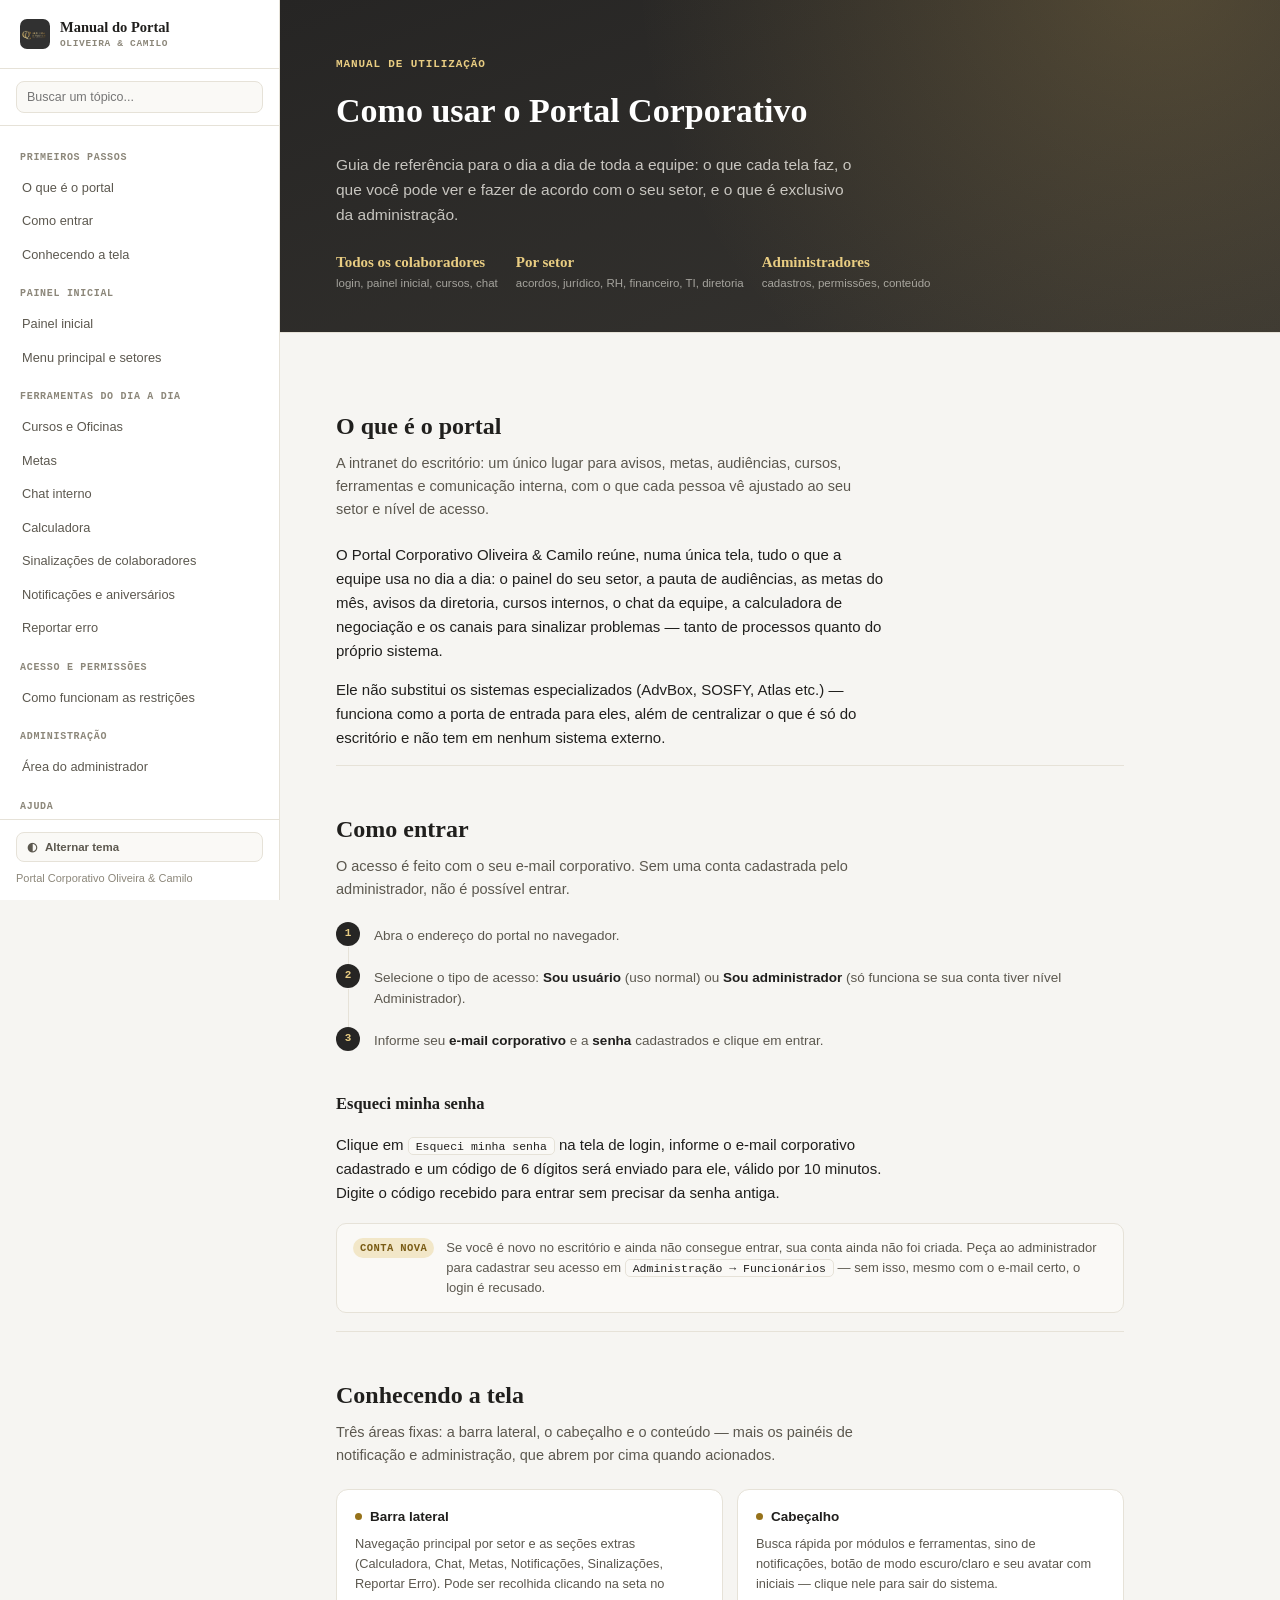
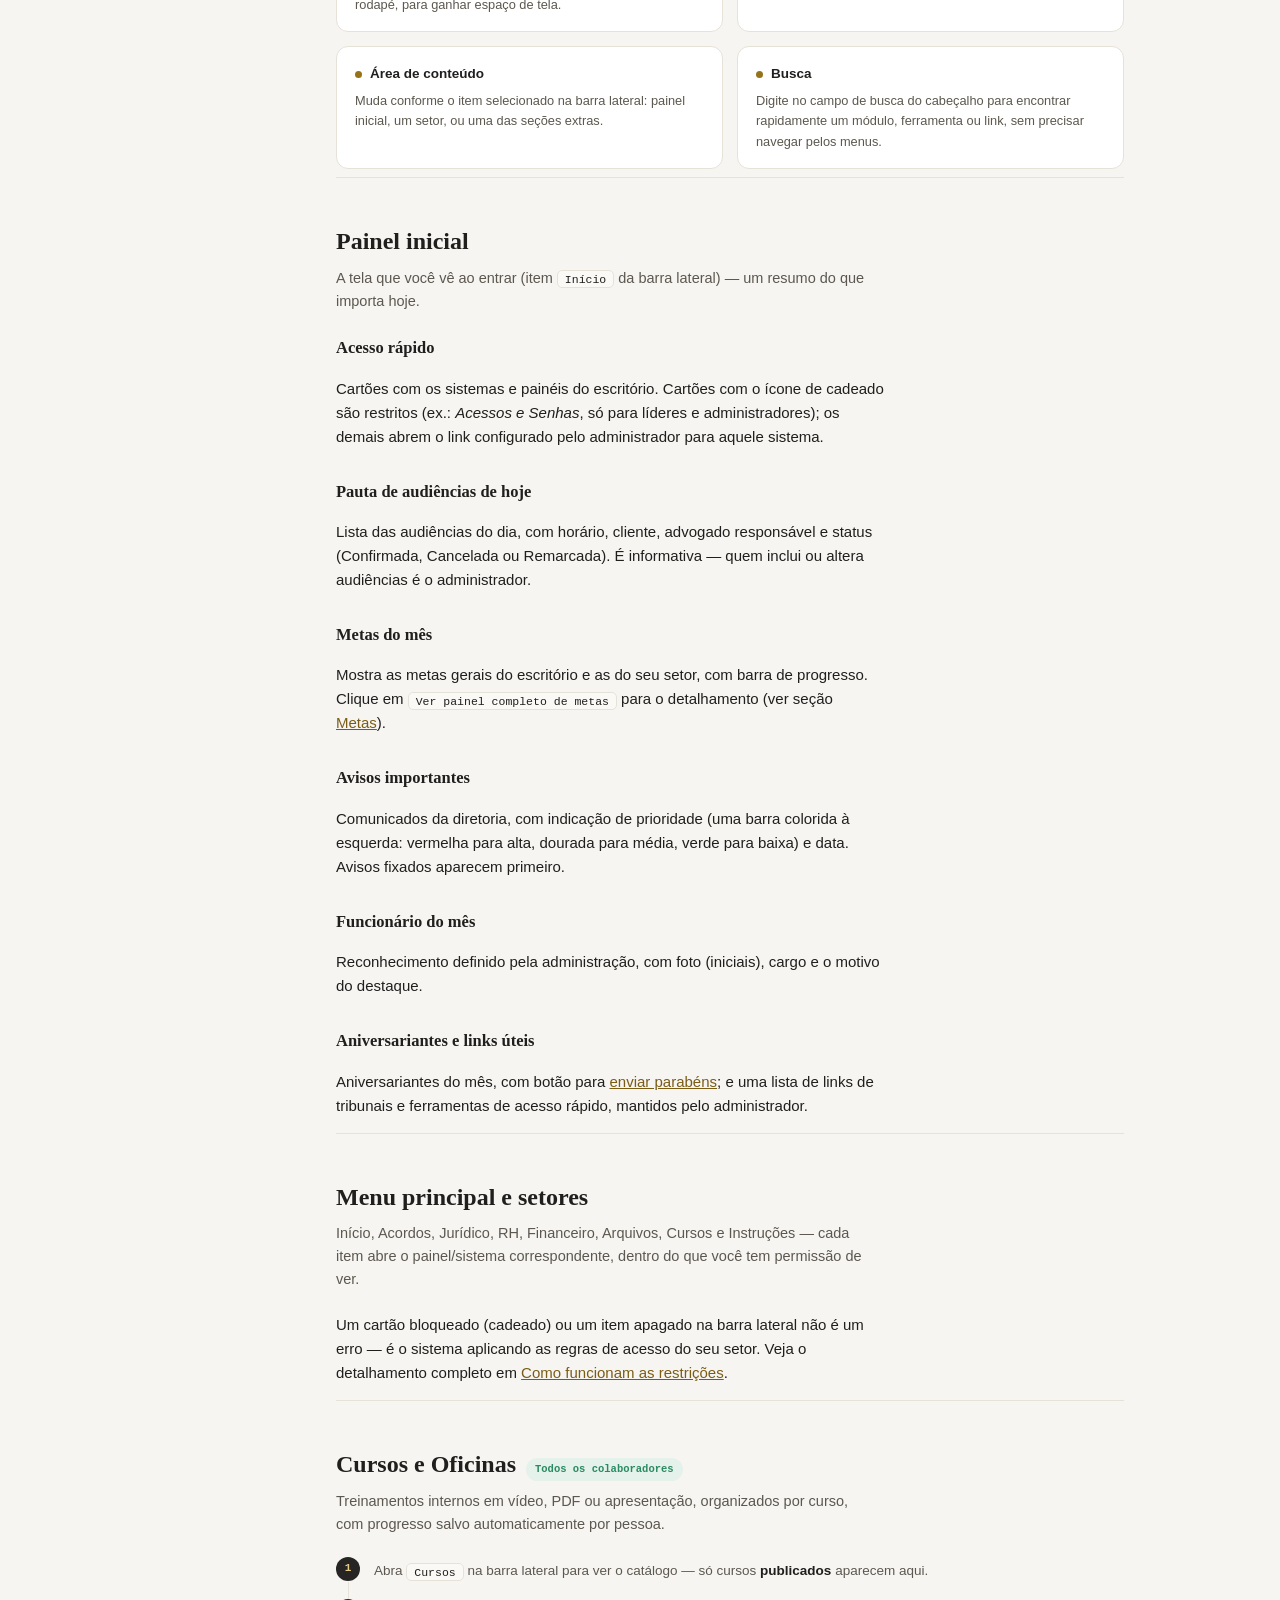
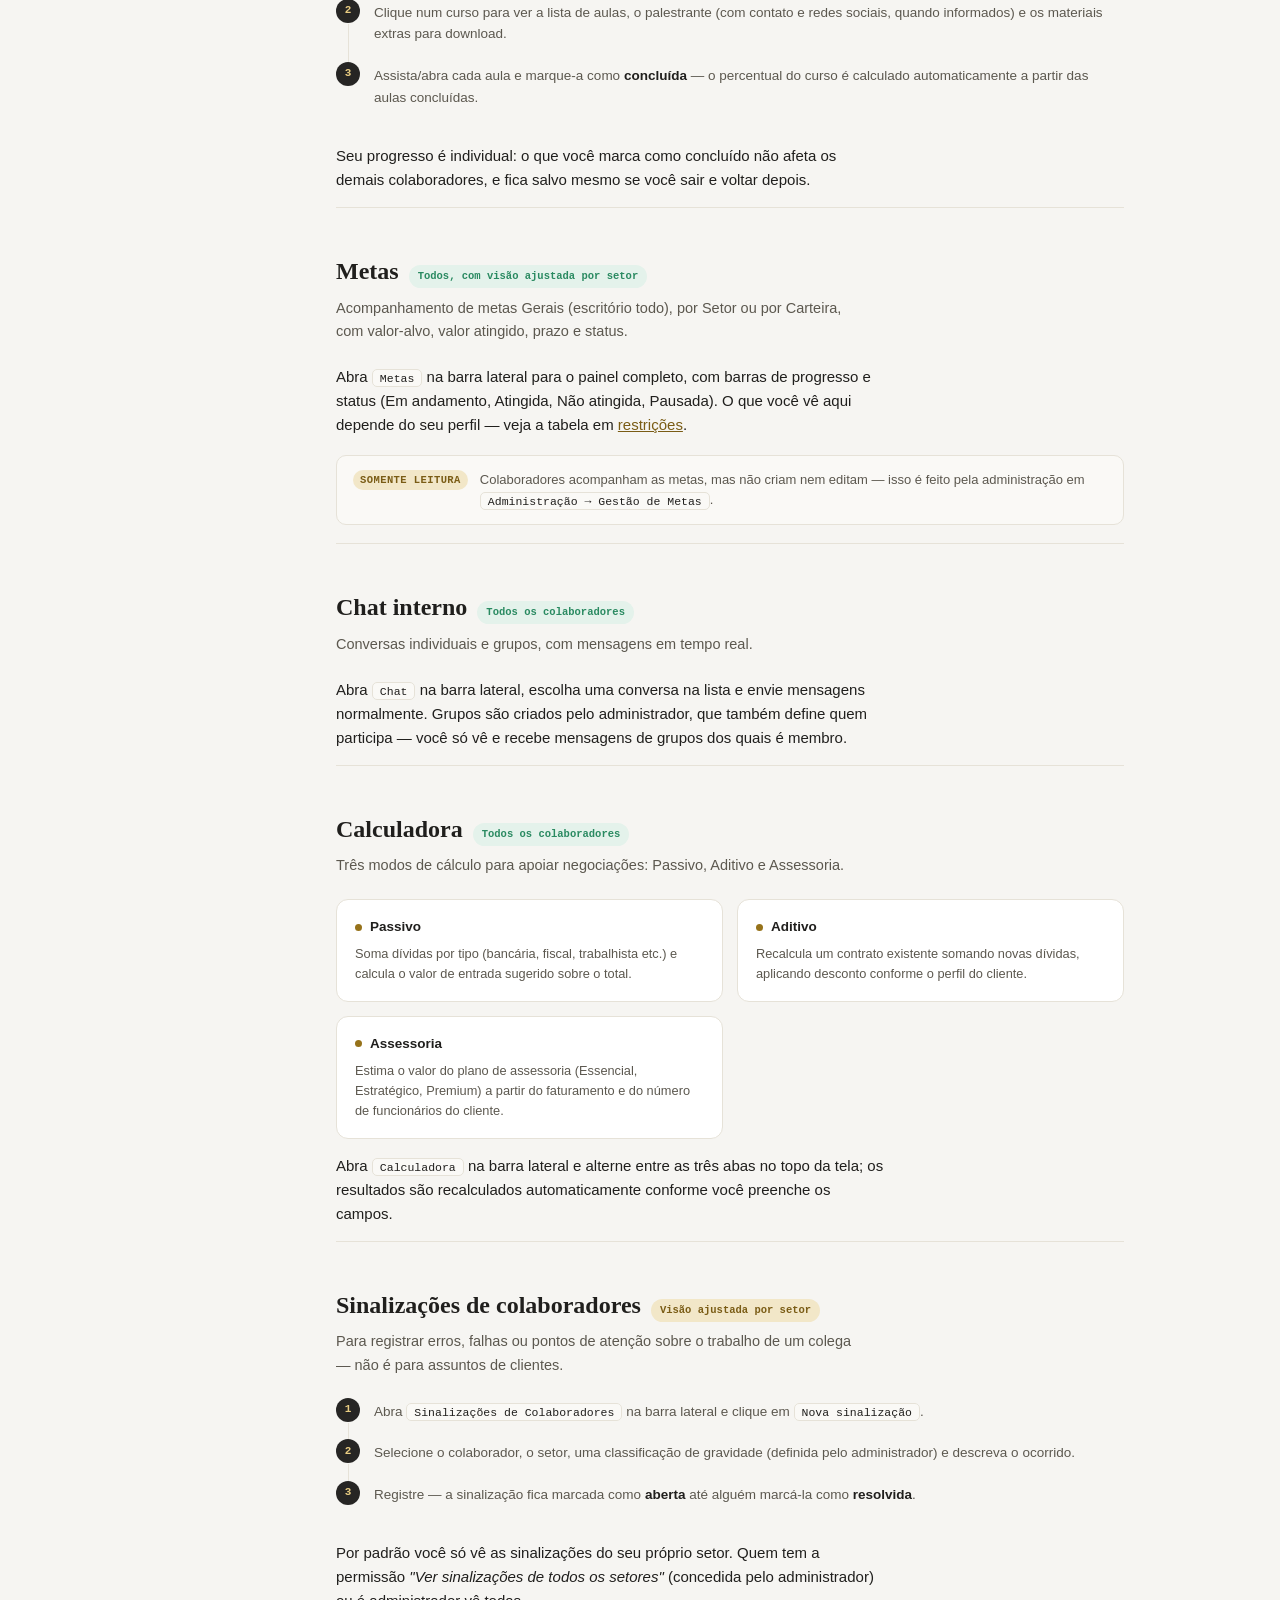
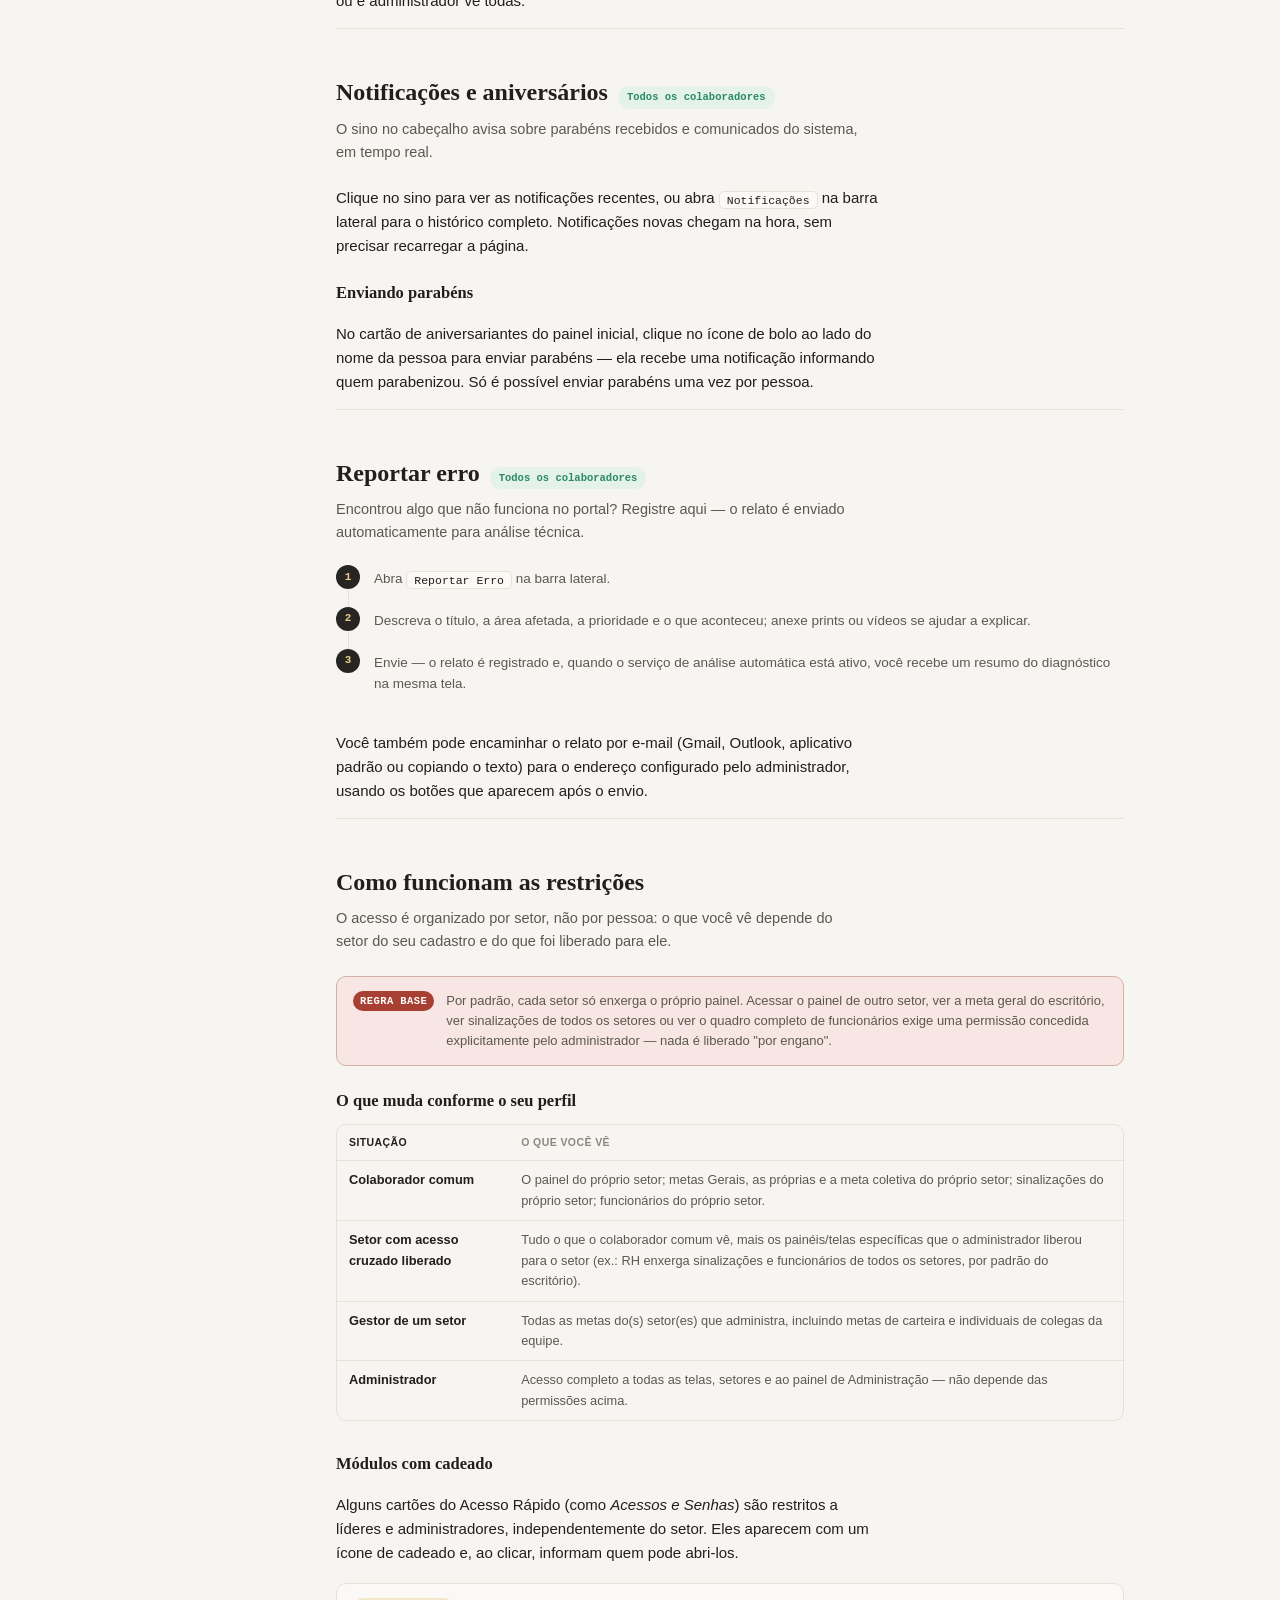
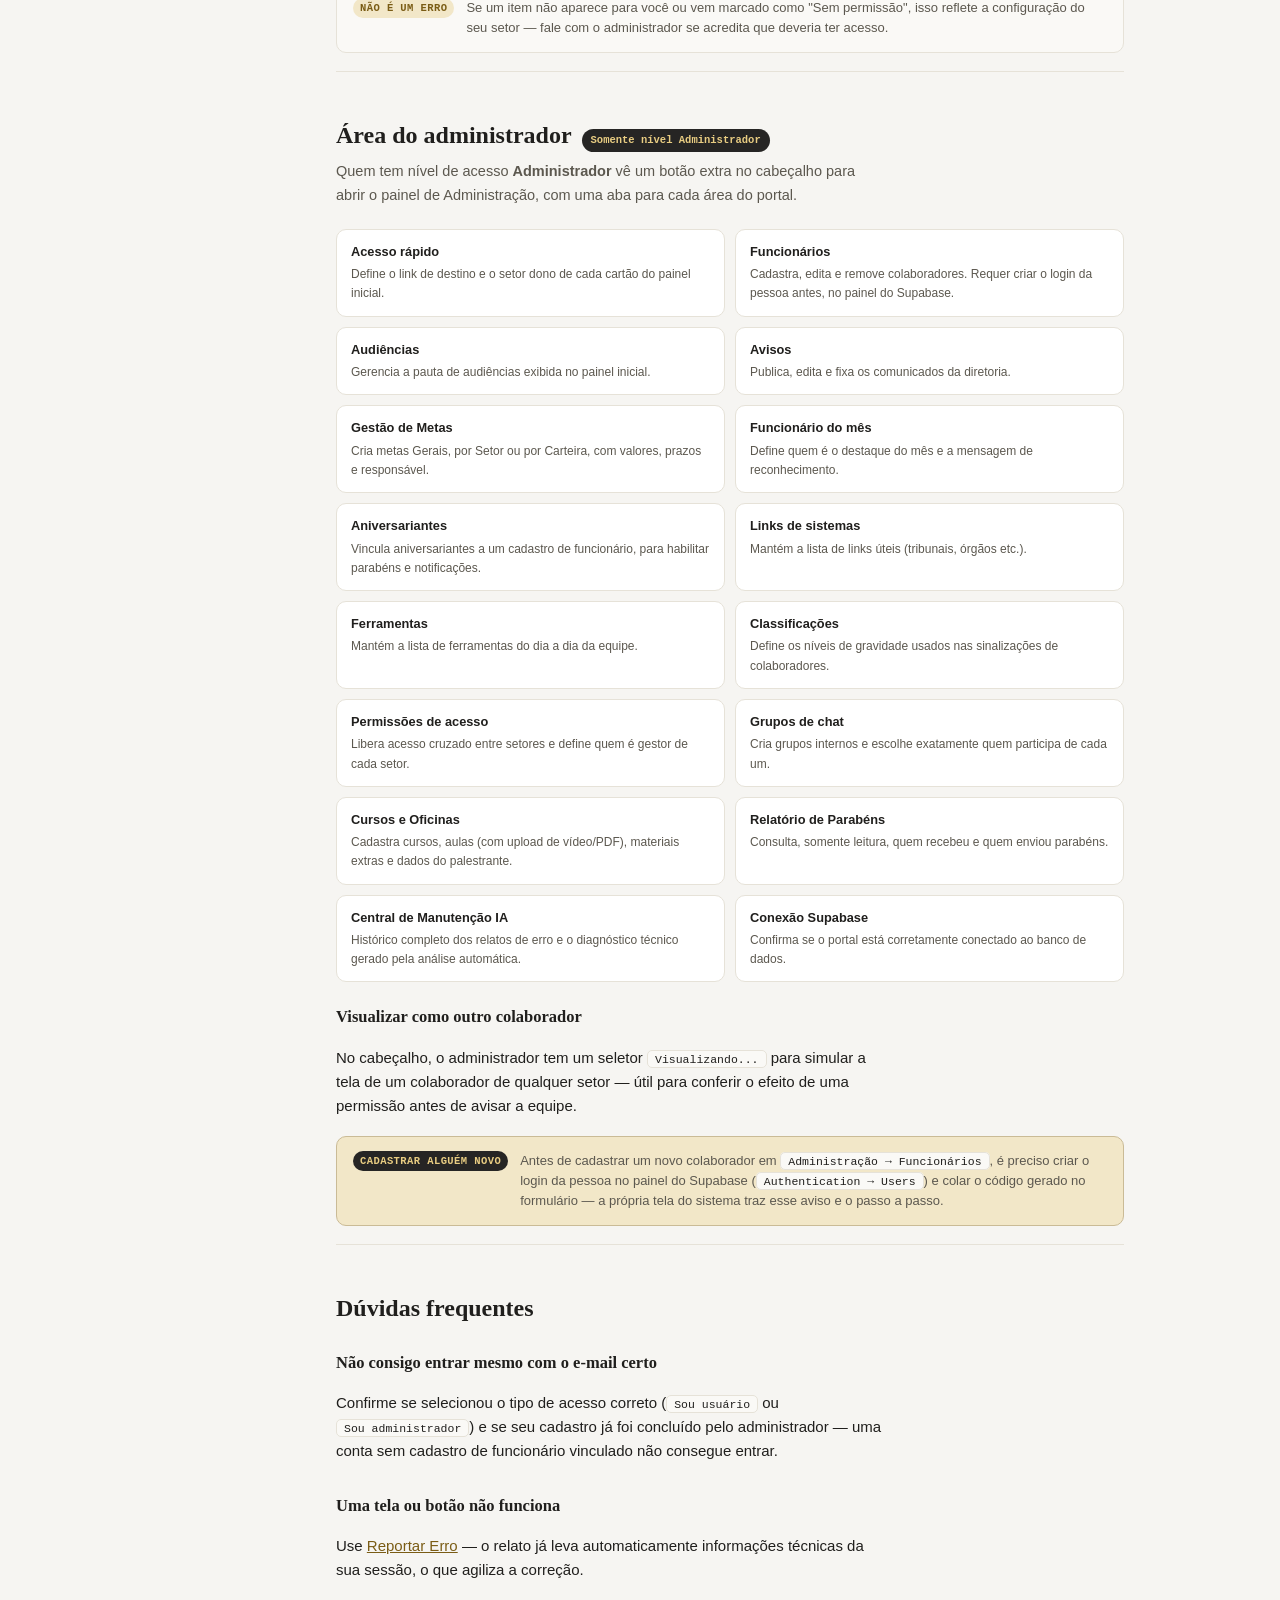
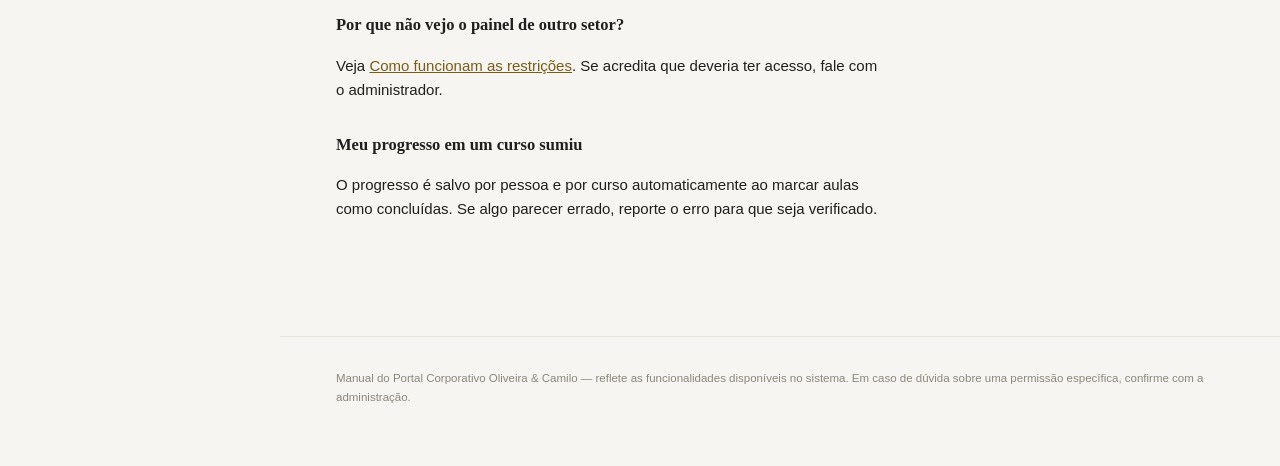
<file: MANUAL-DO-USUARIO.html>
<!DOCTYPE html>
<html lang="pt-BR">
<head>
<meta charset="UTF-8">
<meta name="viewport" content="width=device-width, initial-scale=1.0">
<title>Manual do Portal — Oliveira &amp; Camilo</title>
<style>
  :root {
    --bg: #F6F5F2; --surface: #FFFFFF; --surface-2: #FAF9F6; --border: #E6E2D8;
    --text: #201F1D; --text-2: #5C584F; --text-3: #8C877A;
    --navy: #262524; --navy-2: #363430;
    --brass: #96721A; --brass-ink: #7A5C15; --brass-light: #E9CD82; --brass-soft: #F2E7C8;
    --success: #2A8A61; --success-soft: #E4F2EB;
    --danger: #A73F32; --danger-soft: #F7E6E3;
    --shadow: 0 1px 2px rgba(32,31,29,.05), 0 10px 28px -14px rgba(32,31,29,.18);
    --serif: 'Iowan Old Style', 'Palatino Linotype', Palatino, Georgia, serif;
    --sans: -apple-system, BlinkMacSystemFont, 'Segoe UI', Roboto, Helvetica, Arial, sans-serif;
    --mono: ui-monospace, 'SF Mono', 'JetBrains Mono', Consolas, monospace;
    color-scheme: light dark;
  }
  @media (prefers-color-scheme: dark) {
    :root {
      --bg: #16151A; --surface: #1D1C22; --surface-2: #24232A; --border: #34323B;
      --text: #EDEAE4; --text-2: #A9A69C; --text-3: #79766C;
      --brass: #D9B25C; --brass-ink: #E9CD82; --brass-light: #E9CD82; --brass-soft: #332C1C;
      --success: #57B98A; --success-soft: #16261F;
      --danger: #E08776; --danger-soft: #2E1917;
      --shadow: 0 1px 2px rgba(0,0,0,.4), 0 10px 28px -14px rgba(0,0,0,.6);
    }
  }
  :root[data-theme="dark"] {
    --bg: #16151A; --surface: #1D1C22; --surface-2: #24232A; --border: #34323B;
    --text: #EDEAE4; --text-2: #A9A69C; --text-3: #79766C;
    --brass: #D9B25C; --brass-ink: #E9CD82; --brass-light: #E9CD82; --brass-soft: #332C1C;
    --success: #57B98A; --success-soft: #16261F;
    --danger: #E08776; --danger-soft: #2E1917;
    --shadow: 0 1px 2px rgba(0,0,0,.4), 0 10px 28px -14px rgba(0,0,0,.6);
  }
  :root[data-theme="light"] {
    --bg: #F6F5F2; --surface: #FFFFFF; --surface-2: #FAF9F6; --border: #E6E2D8;
    --text: #201F1D; --text-2: #5C584F; --text-3: #8C877A;
    --brass: #96721A; --brass-ink: #7A5C15; --brass-light: #E9CD82; --brass-soft: #F2E7C8;
    --success: #2A8A61; --success-soft: #E4F2EB;
    --danger: #A73F32; --danger-soft: #F7E6E3;
    --shadow: 0 1px 2px rgba(32,31,29,.05), 0 10px 28px -14px rgba(32,31,29,.18);
  }

  * { box-sizing: border-box; }
  html { scroll-behavior: smooth; }
  body {
    margin: 0; background: var(--bg); color: var(--text); font-family: var(--sans);
    font-size: 15px; line-height: 1.6; -webkit-font-smoothing: antialiased;
  }
  ::selection { background: var(--brass-soft); color: var(--text); }
  a { color: var(--brass-ink); }
  a:focus-visible, button:focus-visible, input:focus-visible { outline: 2px solid var(--brass); outline-offset: 2px; }

  h1, h2, h3 { font-family: var(--serif); font-weight: 600; text-wrap: balance; color: var(--text); }
  p { max-width: 66ch; }
  .eyebrow {
    font-family: var(--mono); font-size: 11px; font-weight: 600; letter-spacing: .08em;
    text-transform: uppercase; color: var(--brass-ink);
  }

  /* ---------- shell: sidebar + content, echoing the portal's own layout ---------- */
  .shell { display: flex; min-height: 100vh; align-items: flex-start; }

  .toc {
    width: 280px; flex-shrink: 0; position: sticky; top: 0; height: 100vh;
    display: flex; flex-direction: column; background: var(--surface);
    border-right: 1px solid var(--border); overflow: hidden;
  }
  .toc-brand {
    display: flex; align-items: center; gap: 10px; padding: 18px 20px; border-bottom: 1px solid var(--border);
  }
  .toc-brand img { width: 30px; height: 30px; border-radius: 7px; display: block; }
  .toc-brand-text { font-family: var(--serif); font-size: 14.5px; font-weight: 600; line-height: 1.25; }
  .toc-brand-text small { display: block; font-family: var(--mono); font-size: 9.5px; font-weight: 600; letter-spacing: .07em; text-transform: uppercase; color: var(--text-3); margin-top: 2px; }

  .toc-search { padding: 12px 16px; border-bottom: 1px solid var(--border); }
  .toc-search input {
    width: 100%; border: 1px solid var(--border); background: var(--surface-2); color: var(--text);
    border-radius: 8px; padding: 8px 10px; font-size: 12.5px; font-family: var(--sans); outline: none;
  }
  .toc-search input:focus { border-color: var(--brass); }

  .toc-list { flex: 1; overflow-y: auto; padding: 10px 10px 24px; }
  .toc-group-label {
    font-family: var(--mono); font-size: 10px; font-weight: 700; letter-spacing: .07em; text-transform: uppercase;
    color: var(--text-3); padding: 14px 10px 6px;
  }
  .toc-list a {
    display: block; padding: 6px 10px; border-radius: 7px; font-size: 12.8px; font-weight: 500;
    color: var(--text-2); text-decoration: none; margin-bottom: 1px; border-left: 2px solid transparent;
  }
  .toc-list a:hover { background: var(--surface-2); color: var(--text); }
  .toc-list a.active { background: var(--brass-soft); color: var(--brass-ink); font-weight: 700; border-left-color: var(--brass); }
  .toc-list .hidden { display: none; }

  .toc-foot { padding: 12px 16px; border-top: 1px solid var(--border); font-size: 11px; color: var(--text-3); }
  .theme-toggle {
    display: flex; align-items: center; gap: 8px; width: 100%; padding: 7px 10px; margin-bottom: 8px;
    border: 1px solid var(--border); background: var(--surface-2); color: var(--text-2); border-radius: 8px;
    font-family: var(--sans); font-size: 11.5px; font-weight: 600; cursor: pointer;
  }
  .theme-toggle:hover { border-color: var(--brass); color: var(--text); }

  main { flex: 1; min-width: 0; }

  /* ---------- header band ---------- */
  .lede {
    padding: 56px 56px 40px; border-bottom: 1px solid var(--border);
    background: linear-gradient(160deg, var(--navy) 0%, var(--navy-2) 100%);
    color: #F3F1EA; position: relative; overflow: hidden;
  }
  .lede::before {
    content: ''; position: absolute; inset: 0;
    background: radial-gradient(circle at 88% -10%, rgba(217,178,92,.22), transparent 55%);
  }
  .lede-inner { position: relative; max-width: 720px; }
  .lede .eyebrow { color: var(--brass-light); }
  .lede h1 { font-size: 34px; margin: 10px 0 14px; color: #fff; }
  .lede p { color: rgba(243,241,234,.78); font-size: 15.5px; max-width: 60ch; }
  .lede-meta { display: flex; gap: 18px; margin-top: 22px; flex-wrap: wrap; }
  .lede-meta div { font-size: 11.5px; color: rgba(243,241,234,.6); }
  .lede-meta strong { display: block; font-family: var(--serif); font-size: 15px; color: var(--brass-light); font-weight: 600; }

  .content { padding: 48px 56px 100px; max-width: 900px; }

  section { padding-top: 26px; scroll-margin-top: 20px; }
  section + section { margin-top: 8px; border-top: 1px solid var(--border); padding-top: 44px; }
  .section-kicker { display: flex; align-items: baseline; gap: 10px; margin-bottom: 6px; }
  h2 { font-size: 24px; margin: 0; }
  section > p.lead { color: var(--text-2); font-size: 14.5px; margin-top: 4px; margin-bottom: 22px; }
  h3 { font-size: 16.5px; margin: 30px 0 10px; }
  h3:first-of-type { margin-top: 22px; }

  /* ---------- cards & callouts, matching the portal's own vocabulary ---------- */
  .card {
    background: var(--surface); border: 1px solid var(--border); border-radius: 12px;
    box-shadow: var(--shadow); padding: 18px 20px; margin: 14px 0;
  }
  .grid-2 { display: grid; grid-template-columns: 1fr 1fr; gap: 14px; }
  .feature {
    border: 1px solid var(--border); border-radius: 12px; padding: 16px 18px; background: var(--surface);
  }
  .feature h4 { margin: 0 0 6px; font-size: 13.5px; font-weight: 700; display: flex; align-items: center; gap: 8px; }
  .feature h4 .dot { width: 7px; height: 7px; border-radius: 50%; background: var(--brass); flex-shrink: 0; }
  .feature p { margin: 0; font-size: 12.8px; color: var(--text-2); }

  .callout {
    display: flex; gap: 12px; border-radius: 10px; padding: 14px 16px; margin: 18px 0;
    border: 1px solid var(--border); background: var(--surface-2); font-size: 13px; line-height: 1.55;
  }
  .callout .mark { font-family: var(--mono); font-weight: 700; font-size: 10.5px; flex-shrink: 0; padding: 2px 7px; border-radius: 100px; height: fit-content; letter-spacing: .04em; }
  .callout p { margin: 0; color: var(--text-2); max-width: none; }
  .callout.info { border-color: var(--border); }
  .callout.info .mark { background: var(--brass-soft); color: var(--brass-ink); }
  .callout.restrict { border-color: color-mix(in srgb, var(--danger) 30%, var(--border)); background: var(--danger-soft); }
  .callout.restrict .mark { background: var(--danger); color: #fff; }
  .callout.admin { border-color: color-mix(in srgb, var(--brass) 35%, var(--border)); background: var(--brass-soft); }
  .callout.admin .mark { background: var(--navy); color: var(--brass-light); }
  .callout.ok { border-color: color-mix(in srgb, var(--success) 30%, var(--border)); background: var(--success-soft); }
  .callout.ok .mark { background: var(--success); color: #fff; }

  .steps { counter-reset: step; list-style: none; margin: 18px 0; padding: 0; }
  .steps li {
    counter-increment: step; position: relative; padding: 2px 0 18px 38px; font-size: 13.5px; color: var(--text-2);
  }
  .steps li::before {
    content: counter(step); position: absolute; left: 0; top: -1px; width: 24px; height: 24px;
    border-radius: 50%; background: var(--navy); color: var(--brass-light); font-family: var(--mono);
    font-size: 11px; font-weight: 700; display: flex; align-items: center; justify-content: center;
  }
  .steps li::after {
    content: ''; position: absolute; left: 11.5px; top: 24px; bottom: 0; width: 1px; background: var(--border);
  }
  .steps li:last-child::after { display: none; }
  .steps strong { color: var(--text); }

  kbd, .ui {
    font-family: var(--mono); font-size: 11.5px; background: var(--surface-2); border: 1px solid var(--border);
    padding: 1.5px 7px; border-radius: 5px; color: var(--text); white-space: nowrap;
  }

  table { width: 100%; border-collapse: collapse; font-size: 12.8px; margin: 16px 0; }
  caption { caption-side: top; text-align: left; font-size: 11px; color: var(--text-3); margin-bottom: 6px; font-family: var(--mono); }
  th { text-align: left; padding: 9px 12px; border-bottom: 1px solid var(--border); color: var(--text-3); font-size: 10.5px; text-transform: uppercase; letter-spacing: .04em; font-weight: 700; }
  td { padding: 9px 12px; border-bottom: 1px solid var(--border); color: var(--text-2); vertical-align: top; }
  td:first-child, th:first-child { color: var(--text); font-weight: 600; }
  .table-wrap { overflow-x: auto; border: 1px solid var(--border); border-radius: 10px; }
  .table-wrap table { margin: 0; }
  .table-wrap tr:last-child td { border-bottom: none; }

  .pill {
    display: inline-flex; align-items: center; gap: 5px; font-size: 10.5px; font-weight: 700;
    padding: 3px 9px; border-radius: 100px; font-family: var(--mono);
  }
  .pill.todos { background: var(--success-soft); color: var(--success); }
  .pill.admin { background: var(--navy); color: var(--brass-light); }
  .pill.setor { background: var(--brass-soft); color: var(--brass-ink); }

  .admin-tab-list { display: grid; grid-template-columns: 1fr 1fr; gap: 10px; margin: 18px 0; }
  .admin-tab-list .item { border: 1px solid var(--border); border-radius: 10px; padding: 12px 14px; background: var(--surface); }
  .admin-tab-list .item .name { font-size: 12.8px; font-weight: 700; margin-bottom: 3px; }
  .admin-tab-list .item .desc { font-size: 12px; color: var(--text-2); }

  .toplink { position: fixed; right: 28px; bottom: 28px; }
  .toplink a {
    display: flex; align-items: center; justify-content: center; width: 42px; height: 42px; border-radius: 50%;
    background: var(--navy); color: var(--brass-light); text-decoration: none; box-shadow: var(--shadow);
    font-size: 15px; opacity: 0; pointer-events: none; transition: opacity .2s ease;
  }
  .toplink a.show { opacity: 1; pointer-events: auto; }

  footer.page-foot { padding: 32px 56px 60px; color: var(--text-3); font-size: 11.5px; border-top: 1px solid var(--border); }

  @media (max-width: 900px) {
    .toc { display: none; }
    .lede { padding: 40px 24px 30px; }
    .content { padding: 34px 24px 80px; }
    .grid-2, .admin-tab-list { grid-template-columns: 1fr; }
  }
  @media print {
    .toc, .toplink, .theme-toggle { display: none; }
    .lede { background: none; color: var(--text); }
    .lede::before { display: none; }
    section + section { break-before: page; }
  }
</style>
</head>
<body>

<div class="shell">
  <nav class="toc" id="toc">
    <div class="toc-brand">
      <img src="assets/logo.png" alt="">
      <div class="toc-brand-text">Manual do Portal<small>Oliveira &amp; Camilo</small></div>
    </div>
    <div class="toc-search">
      <input type="text" id="tocFilter" placeholder="Buscar um tópico...">
    </div>
    <div class="toc-list" id="tocList">
      <div class="toc-group-label">Primeiros passos</div>
      <a href="#intro" data-label="o que é o portal">O que é o portal</a>
      <a href="#acesso" data-label="login senha entrar esqueci">Como entrar</a>
      <a href="#tela" data-label="tela layout barra lateral cabeçalho">Conhecendo a tela</a>

      <div class="toc-group-label">Painel inicial</div>
      <a href="#dashboard" data-label="painel inicial dashboard início">Painel inicial</a>
      <a href="#navegacao" data-label="menu principal setores acordos jurídico rh financeiro">Menu principal e setores</a>

      <div class="toc-group-label">Ferramentas do dia a dia</div>
      <a href="#cursos" data-label="cursos oficinas aulas treinamento ead">Cursos e Oficinas</a>
      <a href="#metas" data-label="metas progresso indicadores">Metas</a>
      <a href="#chat" data-label="chat conversas mensagens">Chat interno</a>
      <a href="#calculadora" data-label="calculadora passivo aditivo assessoria">Calculadora</a>
      <a href="#sinalizacoes" data-label="sinalizações colaboradores gravidade">Sinalizações de colaboradores</a>
      <a href="#notificacoes" data-label="notificações sino aniversário parabéns">Notificações e aniversários</a>
      <a href="#reportar" data-label="reportar erro bug suporte ia">Reportar erro</a>

      <div class="toc-group-label">Acesso e permissões</div>
      <a href="#restricoes" data-label="restrições permissões setor acesso cruzado gestor">Como funcionam as restrições</a>

      <div class="toc-group-label">Administração</div>
      <a href="#admin" data-label="administração painel admin configurar">Área do administrador</a>

      <div class="toc-group-label">Ajuda</div>
      <a href="#duvidas" data-label="dúvidas frequentes problemas ajuda suporte">Dúvidas frequentes</a>
    </div>
    <div class="toc-foot">
      <button class="theme-toggle" id="themeToggle" type="button">
        <span id="themeIcon">◐</span> <span id="themeLabel">Alternar tema</span>
      </button>
      Portal Corporativo Oliveira &amp; Camilo
    </div>
  </nav>

  <main>
    <header class="lede">
      <div class="lede-inner">
        <div class="eyebrow">Manual de utilização</div>
        <h1>Como usar o Portal Corporativo</h1>
        <p>Guia de referência para o dia a dia de toda a equipe: o que cada tela faz, o que você pode ver e fazer de acordo com o seu setor, e o que é exclusivo da administração.</p>
        <div class="lede-meta">
          <div><strong>Todos os colaboradores</strong>login, painel inicial, cursos, chat</div>
          <div><strong>Por setor</strong>acordos, jurídico, RH, financeiro, TI, diretoria</div>
          <div><strong>Administradores</strong>cadastros, permissões, conteúdo</div>
        </div>
      </div>
    </header>

    <div class="content">

      <section id="intro">
        <div class="section-kicker"><h2>O que é o portal</h2></div>
        <p class="lead">A intranet do escritório: um único lugar para avisos, metas, audiências, cursos, ferramentas e comunicação interna, com o que cada pessoa vê ajustado ao seu setor e nível de acesso.</p>
        <p>O Portal Corporativo Oliveira &amp; Camilo reúne, numa única tela, tudo o que a equipe usa no dia a dia: o painel do seu setor, a pauta de audiências, as metas do mês, avisos da diretoria, cursos internos, o chat da equipe, a calculadora de negociação e os canais para sinalizar problemas — tanto de processos quanto do próprio sistema.</p>
        <p>Ele não substitui os sistemas especializados (AdvBox, SOSFY, Atlas etc.) — funciona como a porta de entrada para eles, além de centralizar o que é só do escritório e não tem em nenhum sistema externo.</p>
      </section>

      <section id="acesso">
        <div class="section-kicker"><h2>Como entrar</h2></div>
        <p class="lead">O acesso é feito com o seu e-mail corporativo. Sem uma conta cadastrada pelo administrador, não é possível entrar.</p>

        <ol class="steps">
          <li>Abra o endereço do portal no navegador.</li>
          <li>Selecione o tipo de acesso: <strong>Sou usuário</strong> (uso normal) ou <strong>Sou administrador</strong> (só funciona se sua conta tiver nível Administrador).</li>
          <li>Informe seu <strong>e-mail corporativo</strong> e a <strong>senha</strong> cadastrados e clique em entrar.</li>
        </ol>

        <h3>Esqueci minha senha</h3>
        <p>Clique em <span class="ui">Esqueci minha senha</span> na tela de login, informe o e-mail corporativo cadastrado e um código de 6 dígitos será enviado para ele, válido por 10 minutos. Digite o código recebido para entrar sem precisar da senha antiga.</p>

        <div class="callout info">
          <span class="mark">CONTA NOVA</span>
          <p>Se você é novo no escritório e ainda não consegue entrar, sua conta ainda não foi criada. Peça ao administrador para cadastrar seu acesso em <span class="ui">Administração → Funcionários</span> — sem isso, mesmo com o e-mail certo, o login é recusado.</p>
        </div>
      </section>

      <section id="tela">
        <div class="section-kicker"><h2>Conhecendo a tela</h2></div>
        <p class="lead">Três áreas fixas: a barra lateral, o cabeçalho e o conteúdo — mais os painéis de notificação e administração, que abrem por cima quando acionados.</p>

        <div class="grid-2">
          <div class="feature"><h4><span class="dot"></span>Barra lateral</h4><p>Navegação principal por setor e as seções extras (Calculadora, Chat, Metas, Notificações, Sinalizações, Reportar Erro). Pode ser recolhida clicando na seta no rodapé, para ganhar espaço de tela.</p></div>
          <div class="feature"><h4><span class="dot"></span>Cabeçalho</h4><p>Busca rápida por módulos e ferramentas, sino de notificações, botão de modo escuro/claro e seu avatar com iniciais — clique nele para sair do sistema.</p></div>
          <div class="feature"><h4><span class="dot"></span>Área de conteúdo</h4><p>Muda conforme o item selecionado na barra lateral: painel inicial, um setor, ou uma das seções extras.</p></div>
          <div class="feature"><h4><span class="dot"></span>Busca</h4><p>Digite no campo de busca do cabeçalho para encontrar rapidamente um módulo, ferramenta ou link, sem precisar navegar pelos menus.</p></div>
        </div>
      </section>

      <section id="dashboard">
        <div class="section-kicker"><h2>Painel inicial</h2></div>
        <p class="lead">A tela que você vê ao entrar (item <span class="ui">Início</span> da barra lateral) — um resumo do que importa hoje.</p>

        <h3>Acesso rápido</h3>
        <p>Cartões com os sistemas e painéis do escritório. Cartões com o ícone de cadeado são restritos (ex.: <em>Acessos e Senhas</em>, só para líderes e administradores); os demais abrem o link configurado pelo administrador para aquele sistema.</p>

        <h3>Pauta de audiências de hoje</h3>
        <p>Lista das audiências do dia, com horário, cliente, advogado responsável e status (Confirmada, Cancelada ou Remarcada). É informativa — quem inclui ou altera audiências é o administrador.</p>

        <h3>Metas do mês</h3>
        <p>Mostra as metas gerais do escritório e as do seu setor, com barra de progresso. Clique em <span class="ui">Ver painel completo de metas</span> para o detalhamento (ver seção <a href="#metas">Metas</a>).</p>

        <h3>Avisos importantes</h3>
        <p>Comunicados da diretoria, com indicação de prioridade (uma barra colorida à esquerda: vermelha para alta, dourada para média, verde para baixa) e data. Avisos fixados aparecem primeiro.</p>

        <h3>Funcionário do mês</h3>
        <p>Reconhecimento definido pela administração, com foto (iniciais), cargo e o motivo do destaque.</p>

        <h3>Aniversariantes e links úteis</h3>
        <p>Aniversariantes do mês, com botão para <a href="#notificacoes">enviar parabéns</a>; e uma lista de links de tribunais e ferramentas de acesso rápido, mantidos pelo administrador.</p>
      </section>

      <section id="navegacao">
        <div class="section-kicker"><h2>Menu principal e setores</h2></div>
        <p class="lead">Início, Acordos, Jurídico, RH, Financeiro, Arquivos, Cursos e Instruções — cada item abre o painel/sistema correspondente, dentro do que você tem permissão de ver.</p>
        <p>Um cartão bloqueado (cadeado) ou um item apagado na barra lateral não é um erro — é o sistema aplicando as regras de acesso do seu setor. Veja o detalhamento completo em <a href="#restricoes">Como funcionam as restrições</a>.</p>
      </section>

      <section id="cursos">
        <div class="section-kicker"><h2>Cursos e Oficinas</h2><span class="pill todos">Todos os colaboradores</span></div>
        <p class="lead">Treinamentos internos em vídeo, PDF ou apresentação, organizados por curso, com progresso salvo automaticamente por pessoa.</p>

        <ol class="steps">
          <li>Abra <span class="ui">Cursos</span> na barra lateral para ver o catálogo — só cursos <strong>publicados</strong> aparecem aqui.</li>
          <li>Clique num curso para ver a lista de aulas, o palestrante (com contato e redes sociais, quando informados) e os materiais extras para download.</li>
          <li>Assista/abra cada aula e marque-a como <strong>concluída</strong> — o percentual do curso é calculado automaticamente a partir das aulas concluídas.</li>
        </ol>
        <p>Seu progresso é individual: o que você marca como concluído não afeta os demais colaboradores, e fica salvo mesmo se você sair e voltar depois.</p>
      </section>

      <section id="metas">
        <div class="section-kicker"><h2>Metas</h2><span class="pill todos">Todos, com visão ajustada por setor</span></div>
        <p class="lead">Acompanhamento de metas Gerais (escritório todo), por Setor ou por Carteira, com valor-alvo, valor atingido, prazo e status.</p>
        <p>Abra <span class="ui">Metas</span> na barra lateral para o painel completo, com barras de progresso e status (Em andamento, Atingida, Não atingida, Pausada). O que você vê aqui depende do seu perfil — veja a tabela em <a href="#restricoes">restrições</a>.</p>
        <div class="callout info">
          <span class="mark">SOMENTE LEITURA</span>
          <p>Colaboradores acompanham as metas, mas não criam nem editam — isso é feito pela administração em <span class="ui">Administração → Gestão de Metas</span>.</p>
        </div>
      </section>

      <section id="chat">
        <div class="section-kicker"><h2>Chat interno</h2><span class="pill todos">Todos os colaboradores</span></div>
        <p class="lead">Conversas individuais e grupos, com mensagens em tempo real.</p>
        <p>Abra <span class="ui">Chat</span> na barra lateral, escolha uma conversa na lista e envie mensagens normalmente. Grupos são criados pelo administrador, que também define quem participa — você só vê e recebe mensagens de grupos dos quais é membro.</p>
      </section>

      <section id="calculadora">
        <div class="section-kicker"><h2>Calculadora</h2><span class="pill todos">Todos os colaboradores</span></div>
        <p class="lead">Três modos de cálculo para apoiar negociações: Passivo, Aditivo e Assessoria.</p>
        <div class="grid-2">
          <div class="feature"><h4><span class="dot"></span>Passivo</h4><p>Soma dívidas por tipo (bancária, fiscal, trabalhista etc.) e calcula o valor de entrada sugerido sobre o total.</p></div>
          <div class="feature"><h4><span class="dot"></span>Aditivo</h4><p>Recalcula um contrato existente somando novas dívidas, aplicando desconto conforme o perfil do cliente.</p></div>
          <div class="feature"><h4><span class="dot"></span>Assessoria</h4><p>Estima o valor do plano de assessoria (Essencial, Estratégico, Premium) a partir do faturamento e do número de funcionários do cliente.</p></div>
        </div>
        <p>Abra <span class="ui">Calculadora</span> na barra lateral e alterne entre as três abas no topo da tela; os resultados são recalculados automaticamente conforme você preenche os campos.</p>
      </section>

      <section id="sinalizacoes">
        <div class="section-kicker"><h2>Sinalizações de colaboradores</h2><span class="pill setor">Visão ajustada por setor</span></div>
        <p class="lead">Para registrar erros, falhas ou pontos de atenção sobre o trabalho de um colega — não é para assuntos de clientes.</p>
        <ol class="steps">
          <li>Abra <span class="ui">Sinalizações de Colaboradores</span> na barra lateral e clique em <span class="ui">Nova sinalização</span>.</li>
          <li>Selecione o colaborador, o setor, uma classificação de gravidade (definida pelo administrador) e descreva o ocorrido.</li>
          <li>Registre — a sinalização fica marcada como <strong>aberta</strong> até alguém marcá-la como <strong>resolvida</strong>.</li>
        </ol>
        <p>Por padrão você só vê as sinalizações do seu próprio setor. Quem tem a permissão <em>"Ver sinalizações de todos os setores"</em> (concedida pelo administrador) ou é administrador vê todas.</p>
      </section>

      <section id="notificacoes">
        <div class="section-kicker"><h2>Notificações e aniversários</h2><span class="pill todos">Todos os colaboradores</span></div>
        <p class="lead">O sino no cabeçalho avisa sobre parabéns recebidos e comunicados do sistema, em tempo real.</p>
        <p>Clique no sino para ver as notificações recentes, ou abra <span class="ui">Notificações</span> na barra lateral para o histórico completo. Notificações novas chegam na hora, sem precisar recarregar a página.</p>

        <h3>Enviando parabéns</h3>
        <p>No cartão de aniversariantes do painel inicial, clique no ícone de bolo ao lado do nome da pessoa para enviar parabéns — ela recebe uma notificação informando quem parabenizou. Só é possível enviar parabéns uma vez por pessoa.</p>
      </section>

      <section id="reportar">
        <div class="section-kicker"><h2>Reportar erro</h2><span class="pill todos">Todos os colaboradores</span></div>
        <p class="lead">Encontrou algo que não funciona no portal? Registre aqui — o relato é enviado automaticamente para análise técnica.</p>
        <ol class="steps">
          <li>Abra <span class="ui">Reportar Erro</span> na barra lateral.</li>
          <li>Descreva o título, a área afetada, a prioridade e o que aconteceu; anexe prints ou vídeos se ajudar a explicar.</li>
          <li>Envie — o relato é registrado e, quando o serviço de análise automática está ativo, você recebe um resumo do diagnóstico na mesma tela.</li>
        </ol>
        <p>Você também pode encaminhar o relato por e-mail (Gmail, Outlook, aplicativo padrão ou copiando o texto) para o endereço configurado pelo administrador, usando os botões que aparecem após o envio.</p>
      </section>

      <section id="restricoes">
        <div class="section-kicker"><h2>Como funcionam as restrições</h2></div>
        <p class="lead">O acesso é organizado por setor, não por pessoa: o que você vê depende do setor do seu cadastro e do que foi liberado para ele.</p>

        <div class="callout restrict">
          <span class="mark">REGRA BASE</span>
          <p>Por padrão, cada setor só enxerga o próprio painel. Acessar o painel de outro setor, ver a meta geral do escritório, ver sinalizações de todos os setores ou ver o quadro completo de funcionários exige uma permissão concedida explicitamente pelo administrador — nada é liberado "por engano".</p>
        </div>

        <h3>O que muda conforme o seu perfil</h3>
        <div class="table-wrap">
          <table>
            <thead><tr><th>Situação</th><th>O que você vê</th></tr></thead>
            <tbody>
              <tr><td>Colaborador comum</td><td>O painel do próprio setor; metas Gerais, as próprias e a meta coletiva do próprio setor; sinalizações do próprio setor; funcionários do próprio setor.</td></tr>
              <tr><td>Setor com acesso cruzado liberado</td><td>Tudo o que o colaborador comum vê, mais os painéis/telas específicas que o administrador liberou para o setor (ex.: RH enxerga sinalizações e funcionários de todos os setores, por padrão do escritório).</td></tr>
              <tr><td>Gestor de um setor</td><td>Todas as metas do(s) setor(es) que administra, incluindo metas de carteira e individuais de colegas da equipe.</td></tr>
              <tr><td>Administrador</td><td>Acesso completo a todas as telas, setores e ao painel de Administração — não depende das permissões acima.</td></tr>
            </tbody>
          </table>
        </div>

        <h3>Módulos com cadeado</h3>
        <p>Alguns cartões do Acesso Rápido (como <em>Acessos e Senhas</em>) são restritos a líderes e administradores, independentemente do setor. Eles aparecem com um ícone de cadeado e, ao clicar, informam quem pode abri-los.</p>

        <div class="callout info">
          <span class="mark">NÃO É UM ERRO</span>
          <p>Se um item não aparece para você ou vem marcado como "Sem permissão", isso reflete a configuração do seu setor — fale com o administrador se acredita que deveria ter acesso.</p>
        </div>
      </section>

      <section id="admin">
        <div class="section-kicker"><h2>Área do administrador</h2><span class="pill admin">Somente nível Administrador</span></div>
        <p class="lead">Quem tem nível de acesso <strong>Administrador</strong> vê um botão extra no cabeçalho para abrir o painel de Administração, com uma aba para cada área do portal.</p>

        <div class="admin-tab-list">
          <div class="item"><div class="name">Acesso rápido</div><div class="desc">Define o link de destino e o setor dono de cada cartão do painel inicial.</div></div>
          <div class="item"><div class="name">Funcionários</div><div class="desc">Cadastra, edita e remove colaboradores. Requer criar o login da pessoa antes, no painel do Supabase.</div></div>
          <div class="item"><div class="name">Audiências</div><div class="desc">Gerencia a pauta de audiências exibida no painel inicial.</div></div>
          <div class="item"><div class="name">Avisos</div><div class="desc">Publica, edita e fixa os comunicados da diretoria.</div></div>
          <div class="item"><div class="name">Gestão de Metas</div><div class="desc">Cria metas Gerais, por Setor ou por Carteira, com valores, prazos e responsável.</div></div>
          <div class="item"><div class="name">Funcionário do mês</div><div class="desc">Define quem é o destaque do mês e a mensagem de reconhecimento.</div></div>
          <div class="item"><div class="name">Aniversariantes</div><div class="desc">Vincula aniversariantes a um cadastro de funcionário, para habilitar parabéns e notificações.</div></div>
          <div class="item"><div class="name">Links de sistemas</div><div class="desc">Mantém a lista de links úteis (tribunais, órgãos etc.).</div></div>
          <div class="item"><div class="name">Ferramentas</div><div class="desc">Mantém a lista de ferramentas do dia a dia da equipe.</div></div>
          <div class="item"><div class="name">Classificações</div><div class="desc">Define os níveis de gravidade usados nas sinalizações de colaboradores.</div></div>
          <div class="item"><div class="name">Permissões de acesso</div><div class="desc">Libera acesso cruzado entre setores e define quem é gestor de cada setor.</div></div>
          <div class="item"><div class="name">Grupos de chat</div><div class="desc">Cria grupos internos e escolhe exatamente quem participa de cada um.</div></div>
          <div class="item"><div class="name">Cursos e Oficinas</div><div class="desc">Cadastra cursos, aulas (com upload de vídeo/PDF), materiais extras e dados do palestrante.</div></div>
          <div class="item"><div class="name">Relatório de Parabéns</div><div class="desc">Consulta, somente leitura, quem recebeu e quem enviou parabéns.</div></div>
          <div class="item"><div class="name">Central de Manutenção IA</div><div class="desc">Histórico completo dos relatos de erro e o diagnóstico técnico gerado pela análise automática.</div></div>
          <div class="item"><div class="name">Conexão Supabase</div><div class="desc">Confirma se o portal está corretamente conectado ao banco de dados.</div></div>
        </div>

        <h3>Visualizar como outro colaborador</h3>
        <p>No cabeçalho, o administrador tem um seletor <span class="ui">Visualizando...</span> para simular a tela de um colaborador de qualquer setor — útil para conferir o efeito de uma permissão antes de avisar a equipe.</p>

        <div class="callout admin">
          <span class="mark">CADASTRAR ALGUÉM NOVO</span>
          <p>Antes de cadastrar um novo colaborador em <span class="ui">Administração → Funcionários</span>, é preciso criar o login da pessoa no painel do Supabase (<span class="ui">Authentication → Users</span>) e colar o código gerado no formulário — a própria tela do sistema traz esse aviso e o passo a passo.</p>
        </div>
      </section>

      <section id="duvidas">
        <div class="section-kicker"><h2>Dúvidas frequentes</h2></div>

        <h3>Não consigo entrar mesmo com o e-mail certo</h3>
        <p>Confirme se selecionou o tipo de acesso correto (<span class="ui">Sou usuário</span> ou <span class="ui">Sou administrador</span>) e se seu cadastro já foi concluído pelo administrador — uma conta sem cadastro de funcionário vinculado não consegue entrar.</p>

        <h3>Uma tela ou botão não funciona</h3>
        <p>Use <a href="#reportar">Reportar Erro</a> — o relato já leva automaticamente informações técnicas da sua sessão, o que agiliza a correção.</p>

        <h3>Por que não vejo o painel de outro setor?</h3>
        <p>Veja <a href="#restricoes">Como funcionam as restrições</a>. Se acredita que deveria ter acesso, fale com o administrador.</p>

        <h3>Meu progresso em um curso sumiu</h3>
        <p>O progresso é salvo por pessoa e por curso automaticamente ao marcar aulas como concluídas. Se algo parecer errado, reporte o erro para que seja verificado.</p>
      </section>

    </div>

    <footer class="page-foot">Manual do Portal Corporativo Oliveira &amp; Camilo — reflete as funcionalidades disponíveis no sistema. Em caso de dúvida sobre uma permissão específica, confirme com a administração.</footer>
  </main>
</div>

<div class="toplink"><a href="#toc" id="toTop" aria-label="Voltar ao topo">↑</a></div>

<script>
(function () {
  var toggle = document.getElementById('themeToggle');
  var icon = document.getElementById('themeIcon');
  var label = document.getElementById('themeLabel');
  var root = document.documentElement;
  function apply(mode) {
    if (mode) { root.setAttribute('data-theme', mode); }
    else { root.removeAttribute('data-theme'); }
    icon.textContent = mode === 'dark' ? '☀' : '◐';
    label.textContent = mode === 'dark' ? 'Modo claro' : (mode === 'light' ? 'Modo escuro' : 'Alternar tema');
  }
  var saved = null;
  try { saved = localStorage.getItem('manual-theme'); } catch (e) {}
  apply(saved);
  toggle.addEventListener('click', function () {
    var current = root.getAttribute('data-theme');
    var next = current === 'dark' ? 'light' : 'dark';
    apply(next);
    try { localStorage.setItem('manual-theme', next); } catch (e) {}
  });

  var filterInput = document.getElementById('tocFilter');
  var links = Array.prototype.slice.call(document.querySelectorAll('#tocList a'));
  var groupLabels = Array.prototype.slice.call(document.querySelectorAll('.toc-group-label'));
  filterInput.addEventListener('input', function () {
    var q = filterInput.value.trim().toLowerCase();
    links.forEach(function (a) {
      var haystack = (a.textContent + ' ' + (a.dataset.label || '')).toLowerCase();
      a.classList.toggle('hidden', q.length > 0 && haystack.indexOf(q) === -1);
    });
    groupLabels.forEach(function (g) {
      var el = g.nextElementSibling, anyVisible = false;
      while (el && el.tagName === 'A') { if (!el.classList.contains('hidden')) anyVisible = true; el = el.nextElementSibling; }
      g.classList.toggle('hidden', q.length > 0 && !anyVisible);
    });
  });

  var sections = Array.prototype.slice.call(document.querySelectorAll('main section[id]'));
  var byId = {};
  links.forEach(function (a) { byId[a.getAttribute('href').slice(1)] = a; });
  var observer = new IntersectionObserver(function (entries) {
    entries.forEach(function (entry) {
      var link = byId[entry.target.id];
      if (!link) return;
      if (entry.isIntersecting) {
        links.forEach(function (a) { a.classList.remove('active'); });
        link.classList.add('active');
      }
    });
  }, { rootMargin: '-15% 0px -70% 0px', threshold: 0 });
  sections.forEach(function (s) { observer.observe(s); });

  var toTop = document.getElementById('toTop');
  window.addEventListener('scroll', function () {
    toTop.classList.toggle('show', window.scrollY > 600);
  }, { passive: true });
})();
</script>
</body>
</html>
</file>
